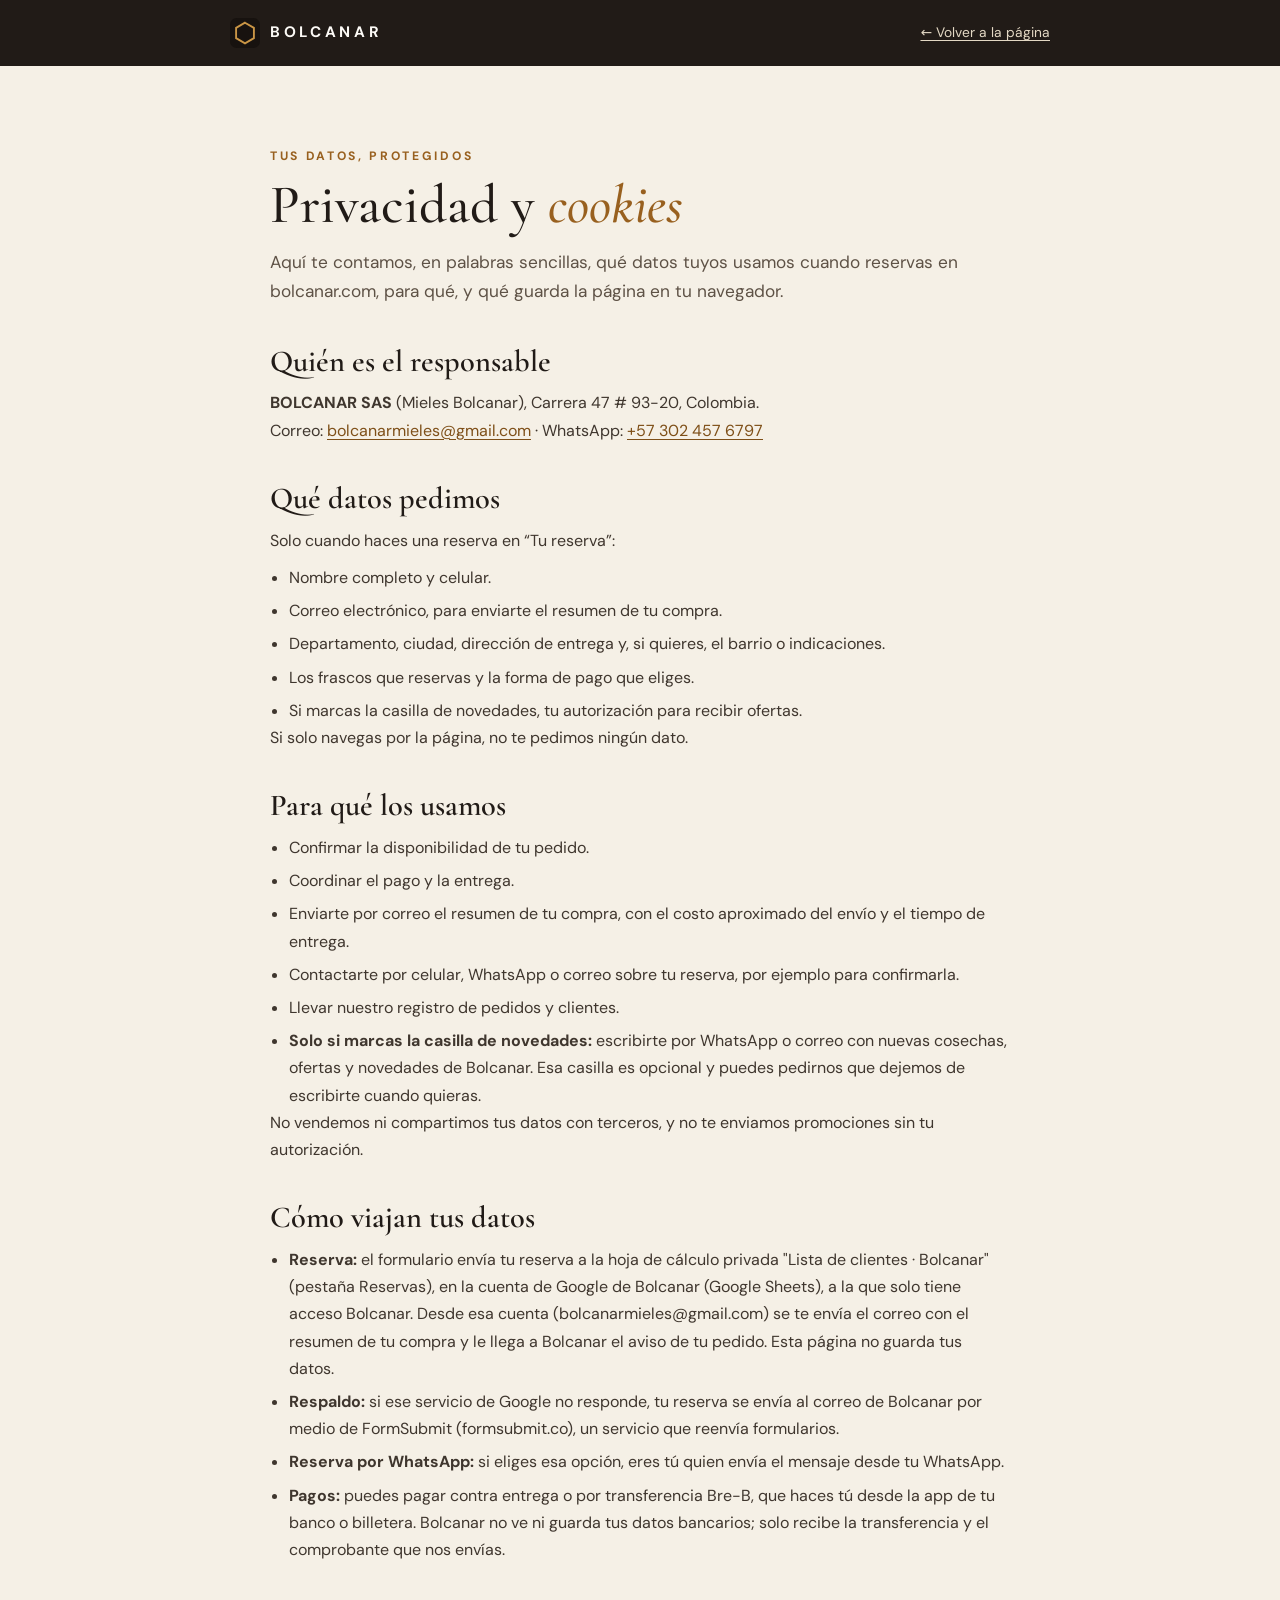
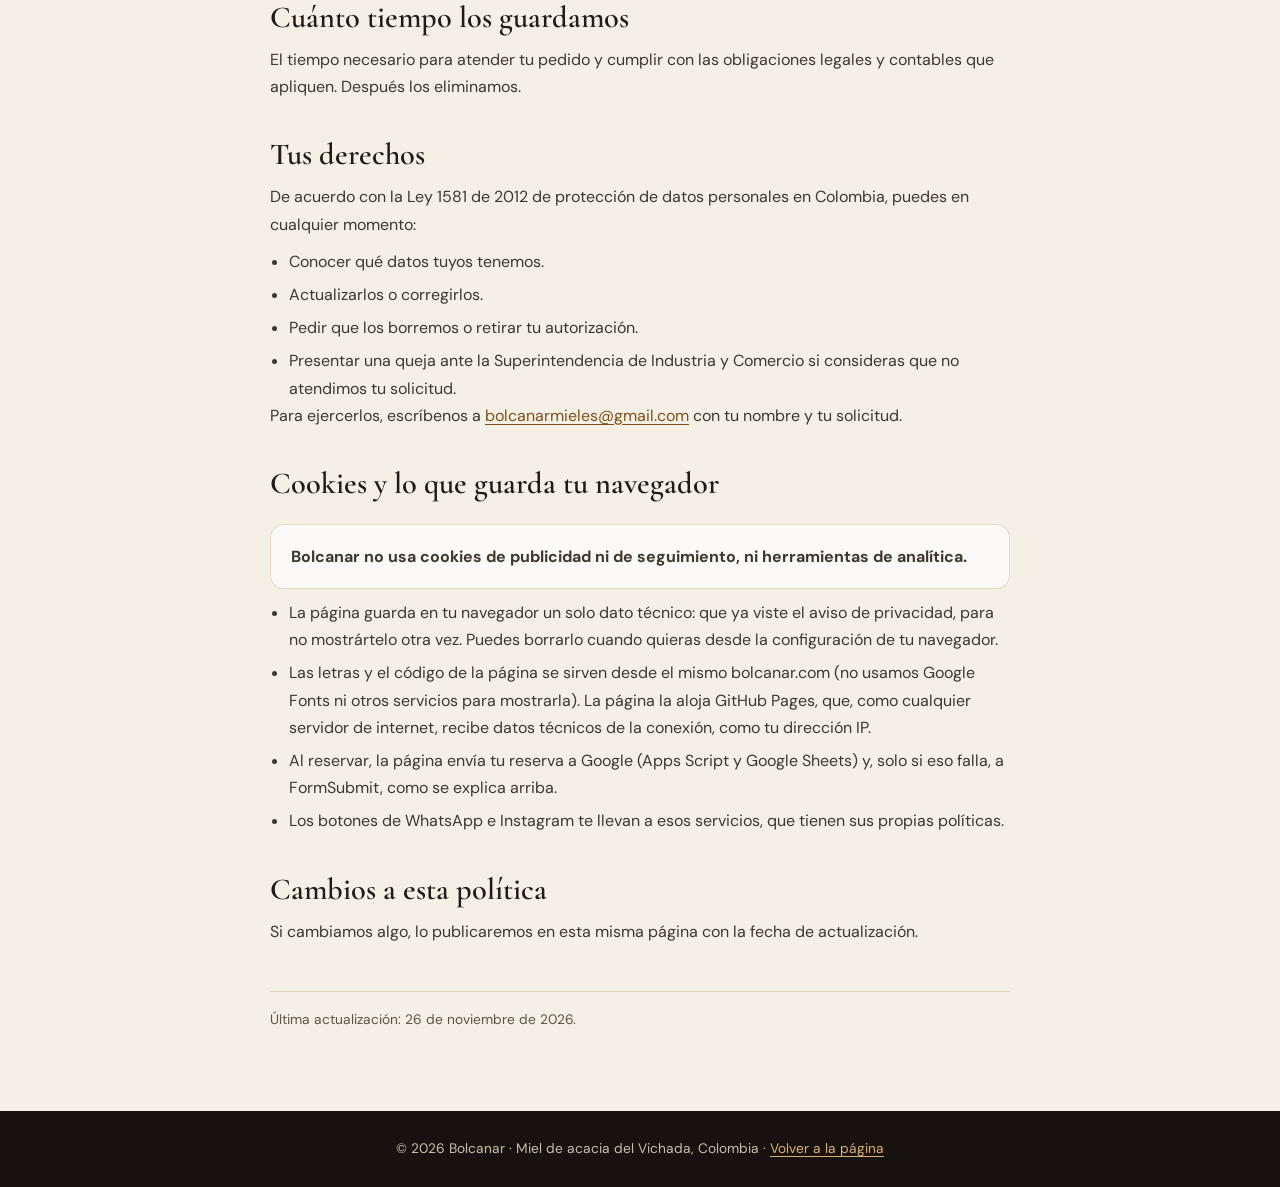
<file: privacidad.html>
<!DOCTYPE html>
<html lang="es">
<head>
<meta charset="UTF-8" />
<meta name="viewport" content="width=device-width, initial-scale=1.0, viewport-fit=cover" />
<title>Privacidad y cookies · Bolcanar</title>
<meta name="description" content="Cómo trata Bolcanar los datos personales de quienes reservan miel en bolcanar.com, y qué cookies usa la página." />
<link rel="canonical" href="https://bolcanar.com/privacidad.html" />
<meta name="theme-color" content="#211B17" />
<link rel="icon" href="favicon.svg" type="image/svg+xml" />
<link rel="icon" href="favicon.ico" sizes="32x32" />
<link rel="apple-touch-icon" href="apple-touch-icon.png" />
<link rel="stylesheet" href="fonts/fonts.css" />
<style>
:root{ --ink:#211B17; --ink-2:#17120F; --gold:#C99545; --gold-hi:#DDB06A; --ivory:#F5F0E6; --white:#FCFAF6; --fg-2:#5E5246; --line:rgba(152,96,31,.22); }
*{ box-sizing:border-box; margin:0; padding:0; }
html{ -webkit-text-size-adjust:100%; }
body{ font-family:'DM Sans', system-ui, sans-serif; font-size:1rem; line-height:1.7; color:var(--ink); background:var(--ivory); }
a{ color:#7E4F18; text-underline-offset:3px; }
a:focus-visible{ outline:2px solid var(--gold); outline-offset:3px; border-radius:4px; }
header{ background:var(--ink); color:var(--white); padding:18px clamp(18px,4vw,40px); }
.top{ max-width:820px; margin:0 auto; display:flex; align-items:center; justify-content:space-between; gap:16px; flex-wrap:wrap; }
.brand{ color:var(--white); text-decoration:none; font-weight:700; letter-spacing:.24em; text-transform:uppercase; font-size:.95rem; display:inline-flex; align-items:center; gap:10px; }
.brand svg{ width:30px; height:30px; flex:none; }
.back{ color:#E3D8C4; font-size:.86rem; }
main{ max-width:820px; margin:0 auto; padding:clamp(40px,7vw,80px) clamp(18px,4vw,40px) 80px; }
.eyebrow{ font-size:.76rem; font-weight:700; letter-spacing:.22em; text-transform:uppercase; color:#98601F; }
h1{ font-family:'Cormorant Garamond', 'Times New Roman', serif; font-weight:500; font-size:clamp(2.2rem,6vw,3.4rem); line-height:1.05; margin:10px 0 14px; }
h1 em{ color:#98601F; }
h2{ font-family:'Cormorant Garamond', 'Times New Roman', serif; font-weight:600; font-size:clamp(1.5rem,3.6vw,1.9rem); line-height:1.15; margin:38px 0 10px; }
p, li{ color:#3F362E; }
p + p{ margin-top:10px; }
ul{ margin:10px 0 0 1.2em; } li + li{ margin-top:6px; }
.lead{ font-size:1.08rem; color:var(--fg-2); }
.box{ margin-top:22px; padding:18px 20px; border:1px solid var(--line); border-radius:14px; background:#FCFAF6; }
.box p{ margin:0; }
.date{ margin-top:46px; font-size:.86rem; color:var(--fg-2); border-top:1px solid var(--line); padding-top:16px; }
footer{ background:var(--ink-2); color:#CDBFA8; text-align:center; padding:26px 18px; font-size:.86rem; }
footer a{ color:var(--gold-hi); }
</style>
</head>
<body>
<header>
  <div class="top">
    <a class="brand" href="./"><svg viewBox="0 0 32 32" aria-hidden="true"><rect width="32" height="32" rx="7" fill="#17120F"/><path d="M16 5l9.5 5.5v11L16 27l-9.5-5.5v-11z" fill="none" stroke="#C99545" stroke-width="2"/></svg>Bolcanar</a>
    <a class="back" href="./">← Volver a la página</a>
  </div>
</header>

<main>
  <p class="eyebrow">Tus datos, protegidos</p>
  <h1>Privacidad y <em>cookies</em></h1>
  <p class="lead">Aquí te contamos, en palabras sencillas, qué datos tuyos usamos cuando reservas en bolcanar.com, para qué, y qué guarda la página en tu navegador.</p>

  <h2>Quién es el responsable</h2>
  <p><b>BOLCANAR SAS</b> (Mieles Bolcanar), Carrera 47 # 93-20, Colombia.<br />
  Correo: <a href="mailto:bolcanarmieles@gmail.com">bolcanarmieles@gmail.com</a> · WhatsApp: <a href="https://wa.me/573024576797">+57 302 457 6797</a></p>

  <h2>Qué datos pedimos</h2>
  <p>Solo cuando haces una reserva en “Tu reserva”:</p>
  <ul>
    <li>Nombre completo y celular.</li>
    <li>Correo electrónico, para enviarte el resumen de tu compra.</li>
    <li>Departamento, ciudad, dirección de entrega y, si quieres, el barrio o indicaciones.</li>
    <li>Los frascos que reservas y la forma de pago que eliges.</li>
    <li>Si marcas la casilla de novedades, tu autorización para recibir ofertas.</li>
  </ul>
  <p>Si solo navegas por la página, no te pedimos ningún dato.</p>

  <h2>Para qué los usamos</h2>
  <ul>
    <li>Confirmar la disponibilidad de tu pedido.</li>
    <li>Coordinar el pago y la entrega.</li>
    <li>Enviarte por correo el resumen de tu compra, con el costo aproximado del envío y el tiempo de entrega.</li>
    <li>Contactarte por celular, WhatsApp o correo sobre tu reserva, por ejemplo para confirmarla.</li>
    <li>Llevar nuestro registro de pedidos y clientes.</li>
    <li><b>Solo si marcas la casilla de novedades:</b> escribirte por WhatsApp o correo con nuevas cosechas, ofertas y novedades de Bolcanar. Esa casilla es opcional y puedes pedirnos que dejemos de escribirte cuando quieras.</li>
  </ul>
  <p>No vendemos ni compartimos tus datos con terceros, y no te enviamos promociones sin tu autorización.</p>

  <h2>Cómo viajan tus datos</h2>
  <ul>
    <li><b>Reserva:</b> el formulario envía tu reserva a la hoja de cálculo privada "Lista de clientes · Bolcanar" (pestaña Reservas), en la cuenta de Google de Bolcanar (Google Sheets), a la que solo tiene acceso Bolcanar. Desde esa cuenta (bolcanarmieles@gmail.com) se te envía el correo con el resumen de tu compra y le llega a Bolcanar el aviso de tu pedido. Esta página no guarda tus datos.</li>
    <li><b>Respaldo:</b> si ese servicio de Google no responde, tu reserva se envía al correo de Bolcanar por medio de FormSubmit (formsubmit.co), un servicio que reenvía formularios.</li>
    <li><b>Reserva por WhatsApp:</b> si eliges esa opción, eres tú quien envía el mensaje desde tu WhatsApp.</li>
    <li><b>Pagos:</b> puedes pagar contra entrega o por transferencia Bre-B, que haces tú desde la app de tu banco o billetera. Bolcanar no ve ni guarda tus datos bancarios; solo recibe la transferencia y el comprobante que nos envías.</li>
  </ul>

  <h2>Cuánto tiempo los guardamos</h2>
  <p>El tiempo necesario para atender tu pedido y cumplir con las obligaciones legales y contables que apliquen. Después los eliminamos.</p>

  <h2>Tus derechos</h2>
  <p>De acuerdo con la Ley 1581 de 2012 de protección de datos personales en Colombia, puedes en cualquier momento:</p>
  <ul>
    <li>Conocer qué datos tuyos tenemos.</li>
    <li>Actualizarlos o corregirlos.</li>
    <li>Pedir que los borremos o retirar tu autorización.</li>
    <li>Presentar una queja ante la Superintendencia de Industria y Comercio si consideras que no atendimos tu solicitud.</li>
  </ul>
  <p>Para ejercerlos, escríbenos a <a href="mailto:bolcanarmieles@gmail.com">bolcanarmieles@gmail.com</a> con tu nombre y tu solicitud.</p>

  <h2 id="cookies">Cookies y lo que guarda tu navegador</h2>
  <div class="box">
    <p><b>Bolcanar no usa cookies de publicidad ni de seguimiento, ni herramientas de analítica.</b></p>
  </div>
  <ul>
    <li>La página guarda en tu navegador un solo dato técnico: que ya viste el aviso de privacidad, para no mostrártelo otra vez. Puedes borrarlo cuando quieras desde la configuración de tu navegador.</li>
    <li>Las letras y el código de la página se sirven desde el mismo bolcanar.com (no usamos Google Fonts ni otros servicios para mostrarla). La página la aloja GitHub Pages, que, como cualquier servidor de internet, recibe datos técnicos de la conexión, como tu dirección IP.</li>
    <li>Al reservar, la página envía tu reserva a Google (Apps Script y Google Sheets) y, solo si eso falla, a FormSubmit, como se explica arriba.</li>
    <li>Los botones de WhatsApp e Instagram te llevan a esos servicios, que tienen sus propias políticas.</li>
  </ul>

  <h2>Cambios a esta política</h2>
  <p>Si cambiamos algo, lo publicaremos en esta misma página con la fecha de actualización.</p>

  <p class="date">Última actualización: 26 de noviembre de 2026.</p>
</main>

<footer>© 2026 Bolcanar · Miel de acacia del Vichada, Colombia · <a href="./">Volver a la página</a></footer>
</body>
</html>
</file>
<file: fonts/fonts.css>
/* Letras de la pagina servidas desde bolcanar.com (antes, Google Fonts). Licencia SIL Open Font License 1.1.
   Cormorant Garamond, DM Sans y Montserrat; subconjuntos latin y latin-ext en woff2. Las genera scripts/bajar-dependencias.ps1. */
/* Cormorant Garamond italic 500 - latin-ext */
@font-face{ font-family:'Cormorant Garamond'; font-style:italic; font-weight:500; font-display:swap; src:url('cormorantgaramond-italic-500-latin-ext.woff2') format('woff2'); unicode-range:U+0100-02BA, U+02BD-02C5, U+02C7-02CC, U+02CE-02D7, U+02DD-02FF, U+0304, U+0308, U+0329, U+1D00-1DBF, U+1E00-1E9F, U+1EF2-1EFF, U+2020, U+20A0-20AB, U+20AD-20C4, U+2113, U+2C60-2C7F, U+A720-A7FF; }
/* Cormorant Garamond italic 500 - latin */
@font-face{ font-family:'Cormorant Garamond'; font-style:italic; font-weight:500; font-display:swap; src:url('cormorantgaramond-italic-500-latin.woff2') format('woff2'); unicode-range:U+0000-00FF, U+0131, U+0152-0153, U+02BB-02BC, U+02C6, U+02DA, U+02DC, U+0304, U+0308, U+0329, U+2000-206F, U+20AC, U+2122, U+2191, U+2193, U+2212, U+2215, U+FEFF, U+FFFD; }
/* Cormorant Garamond italic 600 - latin-ext */
@font-face{ font-family:'Cormorant Garamond'; font-style:italic; font-weight:600; font-display:swap; src:url('cormorantgaramond-italic-500-latin-ext.woff2') format('woff2'); unicode-range:U+0100-02BA, U+02BD-02C5, U+02C7-02CC, U+02CE-02D7, U+02DD-02FF, U+0304, U+0308, U+0329, U+1D00-1DBF, U+1E00-1E9F, U+1EF2-1EFF, U+2020, U+20A0-20AB, U+20AD-20C4, U+2113, U+2C60-2C7F, U+A720-A7FF; }
/* Cormorant Garamond italic 600 - latin */
@font-face{ font-family:'Cormorant Garamond'; font-style:italic; font-weight:600; font-display:swap; src:url('cormorantgaramond-italic-500-latin.woff2') format('woff2'); unicode-range:U+0000-00FF, U+0131, U+0152-0153, U+02BB-02BC, U+02C6, U+02DA, U+02DC, U+0304, U+0308, U+0329, U+2000-206F, U+20AC, U+2122, U+2191, U+2193, U+2212, U+2215, U+FEFF, U+FFFD; }
/* Cormorant Garamond normal 500 - latin-ext */
@font-face{ font-family:'Cormorant Garamond'; font-style:normal; font-weight:500; font-display:swap; src:url('cormorantgaramond-normal-500-latin-ext.woff2') format('woff2'); unicode-range:U+0100-02BA, U+02BD-02C5, U+02C7-02CC, U+02CE-02D7, U+02DD-02FF, U+0304, U+0308, U+0329, U+1D00-1DBF, U+1E00-1E9F, U+1EF2-1EFF, U+2020, U+20A0-20AB, U+20AD-20C4, U+2113, U+2C60-2C7F, U+A720-A7FF; }
/* Cormorant Garamond normal 500 - latin */
@font-face{ font-family:'Cormorant Garamond'; font-style:normal; font-weight:500; font-display:swap; src:url('cormorantgaramond-normal-500-latin.woff2') format('woff2'); unicode-range:U+0000-00FF, U+0131, U+0152-0153, U+02BB-02BC, U+02C6, U+02DA, U+02DC, U+0304, U+0308, U+0329, U+2000-206F, U+20AC, U+2122, U+2191, U+2193, U+2212, U+2215, U+FEFF, U+FFFD; }
/* Cormorant Garamond normal 600 - latin-ext */
@font-face{ font-family:'Cormorant Garamond'; font-style:normal; font-weight:600; font-display:swap; src:url('cormorantgaramond-normal-500-latin-ext.woff2') format('woff2'); unicode-range:U+0100-02BA, U+02BD-02C5, U+02C7-02CC, U+02CE-02D7, U+02DD-02FF, U+0304, U+0308, U+0329, U+1D00-1DBF, U+1E00-1E9F, U+1EF2-1EFF, U+2020, U+20A0-20AB, U+20AD-20C4, U+2113, U+2C60-2C7F, U+A720-A7FF; }
/* Cormorant Garamond normal 600 - latin */
@font-face{ font-family:'Cormorant Garamond'; font-style:normal; font-weight:600; font-display:swap; src:url('cormorantgaramond-normal-500-latin.woff2') format('woff2'); unicode-range:U+0000-00FF, U+0131, U+0152-0153, U+02BB-02BC, U+02C6, U+02DA, U+02DC, U+0304, U+0308, U+0329, U+2000-206F, U+20AC, U+2122, U+2191, U+2193, U+2212, U+2215, U+FEFF, U+FFFD; }
/* DM Sans normal 400 - latin-ext */
@font-face{ font-family:'DM Sans'; font-style:normal; font-weight:400; font-display:swap; src:url('dmsans-normal-400-latin-ext.woff2') format('woff2'); unicode-range:U+0100-02BA, U+02BD-02C5, U+02C7-02CC, U+02CE-02D7, U+02DD-02FF, U+0304, U+0308, U+0329, U+1D00-1DBF, U+1E00-1E9F, U+1EF2-1EFF, U+2020, U+20A0-20AB, U+20AD-20C4, U+2113, U+2C60-2C7F, U+A720-A7FF; }
/* DM Sans normal 400 - latin */
@font-face{ font-family:'DM Sans'; font-style:normal; font-weight:400; font-display:swap; src:url('dmsans-normal-400-latin.woff2') format('woff2'); unicode-range:U+0000-00FF, U+0131, U+0152-0153, U+02BB-02BC, U+02C6, U+02DA, U+02DC, U+0304, U+0308, U+0329, U+2000-206F, U+20AC, U+2122, U+2191, U+2193, U+2212, U+2215, U+FEFF, U+FFFD; }
/* DM Sans normal 500 - latin-ext */
@font-face{ font-family:'DM Sans'; font-style:normal; font-weight:500; font-display:swap; src:url('dmsans-normal-400-latin-ext.woff2') format('woff2'); unicode-range:U+0100-02BA, U+02BD-02C5, U+02C7-02CC, U+02CE-02D7, U+02DD-02FF, U+0304, U+0308, U+0329, U+1D00-1DBF, U+1E00-1E9F, U+1EF2-1EFF, U+2020, U+20A0-20AB, U+20AD-20C4, U+2113, U+2C60-2C7F, U+A720-A7FF; }
/* DM Sans normal 500 - latin */
@font-face{ font-family:'DM Sans'; font-style:normal; font-weight:500; font-display:swap; src:url('dmsans-normal-400-latin.woff2') format('woff2'); unicode-range:U+0000-00FF, U+0131, U+0152-0153, U+02BB-02BC, U+02C6, U+02DA, U+02DC, U+0304, U+0308, U+0329, U+2000-206F, U+20AC, U+2122, U+2191, U+2193, U+2212, U+2215, U+FEFF, U+FFFD; }
/* DM Sans normal 600 - latin-ext */
@font-face{ font-family:'DM Sans'; font-style:normal; font-weight:600; font-display:swap; src:url('dmsans-normal-400-latin-ext.woff2') format('woff2'); unicode-range:U+0100-02BA, U+02BD-02C5, U+02C7-02CC, U+02CE-02D7, U+02DD-02FF, U+0304, U+0308, U+0329, U+1D00-1DBF, U+1E00-1E9F, U+1EF2-1EFF, U+2020, U+20A0-20AB, U+20AD-20C4, U+2113, U+2C60-2C7F, U+A720-A7FF; }
/* DM Sans normal 600 - latin */
@font-face{ font-family:'DM Sans'; font-style:normal; font-weight:600; font-display:swap; src:url('dmsans-normal-400-latin.woff2') format('woff2'); unicode-range:U+0000-00FF, U+0131, U+0152-0153, U+02BB-02BC, U+02C6, U+02DA, U+02DC, U+0304, U+0308, U+0329, U+2000-206F, U+20AC, U+2122, U+2191, U+2193, U+2212, U+2215, U+FEFF, U+FFFD; }
/* DM Sans normal 700 - latin-ext */
@font-face{ font-family:'DM Sans'; font-style:normal; font-weight:700; font-display:swap; src:url('dmsans-normal-400-latin-ext.woff2') format('woff2'); unicode-range:U+0100-02BA, U+02BD-02C5, U+02C7-02CC, U+02CE-02D7, U+02DD-02FF, U+0304, U+0308, U+0329, U+1D00-1DBF, U+1E00-1E9F, U+1EF2-1EFF, U+2020, U+20A0-20AB, U+20AD-20C4, U+2113, U+2C60-2C7F, U+A720-A7FF; }
/* DM Sans normal 700 - latin */
@font-face{ font-family:'DM Sans'; font-style:normal; font-weight:700; font-display:swap; src:url('dmsans-normal-400-latin.woff2') format('woff2'); unicode-range:U+0000-00FF, U+0131, U+0152-0153, U+02BB-02BC, U+02C6, U+02DA, U+02DC, U+0304, U+0308, U+0329, U+2000-206F, U+20AC, U+2122, U+2191, U+2193, U+2212, U+2215, U+FEFF, U+FFFD; }
/* Montserrat normal 800 - latin-ext */
@font-face{ font-family:'Montserrat'; font-style:normal; font-weight:800; font-display:swap; src:url('montserrat-normal-800-latin-ext.woff2') format('woff2'); unicode-range:U+0100-02BA, U+02BD-02C5, U+02C7-02CC, U+02CE-02D7, U+02DD-02FF, U+0304, U+0308, U+0329, U+1D00-1DBF, U+1E00-1E9F, U+1EF2-1EFF, U+2020, U+20A0-20AB, U+20AD-20C4, U+2113, U+2C60-2C7F, U+A720-A7FF; }
/* Montserrat normal 800 - latin */
@font-face{ font-family:'Montserrat'; font-style:normal; font-weight:800; font-display:swap; src:url('montserrat-normal-800-latin.woff2') format('woff2'); unicode-range:U+0000-00FF, U+0131, U+0152-0153, U+02BB-02BC, U+02C6, U+02DA, U+02DC, U+0304, U+0308, U+0329, U+2000-206F, U+20AC, U+2122, U+2191, U+2193, U+2212, U+2215, U+FEFF, U+FFFD; }
</file>
